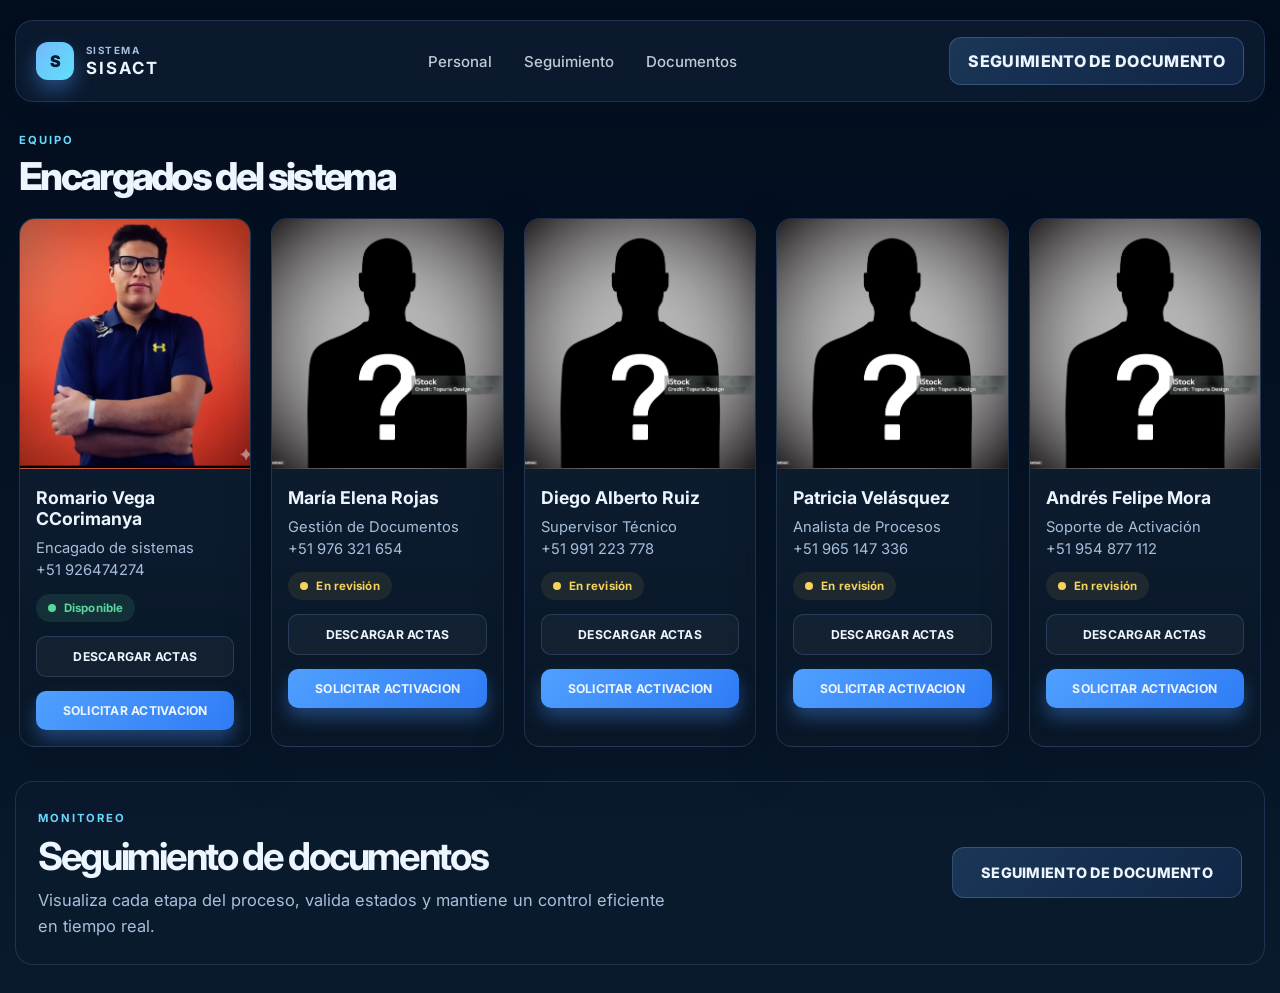
<file: index.html>
<!DOCTYPE html>
<html lang="es">
  <head>
    <meta charset="UTF-8" />
    <meta name="viewport" content="width=device-width, initial-scale=1.0" />
    <title>Sistema de Activación</title>
    <meta
      name="description"
      content="Sistema de activación - encargados del sistema"
    />
    <link rel="preconnect" href="https://fonts.googleapis.com" />
    <link rel="preconnect" href="https://fonts.gstatic.com" crossorigin />
    <link
      href="https://fonts.googleapis.com/css2?family=Inter:wght@400;500;600;700;800;900&display=swap"
      rel="stylesheet"
    />
    <link rel="stylesheet" href="styles.css" />
  </head>
  <body>
    <div class="page-shell">
      <header class="topbar">
        <div class="brand-wrap">
          <div class="brand-mark">S</div>
          <div class="brand-text">
            <span class="brand-tag">SISTEMA</span>
            <span class="brand-name">SISACT</span>
          </div>
        </div>

        <nav class="nav" aria-label="Navegación principal">
          <a href="#">Personal</a>
          <a href="#">Seguimiento</a>
          <a href="#">Documentos</a>
        </nav>

        <a href="seguimiento-documento.html" class="top-btn">SEGUIMIENTO DE DOCUMENTO</a>
      </header>

      <main>
        <section class="team-section" aria-labelledby="encargados-title">
          <div class="section-head">
            <span class="mini-label">EQUIPO</span>
            <h1 id="encargados-title">Encargados del sistema</h1>
          </div>

          <div class="team-grid">
            <article class="member-card">
              <div class="member-photo" style="background-image: url('fotos/vega.jpeg');"></div>
              <div class="member-info">
                <h2>Romario Vega CCorimanya</h2>
                <p class="cargo">Encagado de sistemas</p>
                <p class="telefono">+51 926474274</p>
                <span class="status active">Disponible</span>
                <a href="https://drive.google.com/file/d/1O8NA0SlJxJfT9l55McEWZdNe77Po5O2T/view?usp=sharing" class="action-btn">DESCARGAR ACTAS</a>
                <a href="https://docs.google.com/forms/d/e/1FAIpQLSdeTUWTr3rfYnifHatdDZqqKbHXDGZITdnre-whIbpIdOtX5w/viewform" class="action-btn primary-btn">SOLICITAR ACTIVACION</a>
              </div>
            </article>

            <article class="member-card">
                <div class="member-photo" style="background-image: url('fotos/none.jpg');"></div>
                <div class="member-info">
                <h2>María Elena Rojas</h2>
                <p class="cargo">Gestión de Documentos</p>
                <p class="telefono">+51 976 321 654</p>
                <span class="status pending">En revisión</span>
                <a href="descargar-actas.html" class="action-btn">DESCARGAR ACTAS</a>
                <a href="solicitar-activacion.html" class="action-btn primary-btn">SOLICITAR ACTIVACION</a>
              </div>
            </article>

            <article class="member-card">
                <div class="member-photo" style="background-image: url('fotos/none.jpg');"></div>
                <div class="member-info">
                <h2>Diego Alberto Ruiz</h2>
                <p class="cargo">Supervisor Técnico</p>
                <p class="telefono">+51 991 223 778</p>
                <span class="status pending">En revisión</span>
                <a href="descargar-actas.html" class="action-btn">DESCARGAR ACTAS</a>
                <a href="solicitar-activacion.html" class="action-btn primary-btn">SOLICITAR ACTIVACION</a>
              </div>
            </article>

            <article class="member-card">
              <div class="member-photo" style="background-image: url('fotos/none.jpg');"></div>
              <div class="member-info">
                <h2>Patricia Velásquez</h2>
                <p class="cargo">Analista de Procesos</p>
                <p class="telefono">+51 965 147 336</p>
                <span class="status pending">En revisión</span>
                <a href="descargar-actas.html" class="action-btn">DESCARGAR ACTAS</a>
                <a href="solicitar-activacion.html" class="action-btn primary-btn">SOLICITAR ACTIVACION</a>
              </div>
            </article>

            <article class="member-card">
              <div class="member-photo" style="background-image: url('fotos/none.jpg');"></div>
              <div class="member-info">
                <h2>Andrés Felipe Mora</h2>
                <p class="cargo">Soporte de Activación</p>
                <p class="telefono">+51 954 877 112</p>
                <span class="status pending">En revisión</span>
                <a href="descargar-actas.html" class="action-btn">DESCARGAR ACTAS</a>
                <a href="solicitar-activacion.html" class="action-btn primary-btn">SOLICITAR ACTIVACION</a>
              </div>
            </article>
          </div>
        </section>

        <section class="monitoring" aria-labelledby="monitoring-title">
          <div class="monitoring-text">
            <span class="mini-label">MONITOREO</span>
            <h3 id="monitoring-title">Seguimiento de documentos</h3>
            <p>Visualiza cada etapa del proceso, valida estados y mantiene un control eficiente en tiempo real.</p>
          </div>
          <a href="seguimiento-documento.html" class="top-btn large-btn">SEGUIMIENTO DE DOCUMENTO</a>
        </section>
      </main>
    </div>
  </body>
</html>
</file>
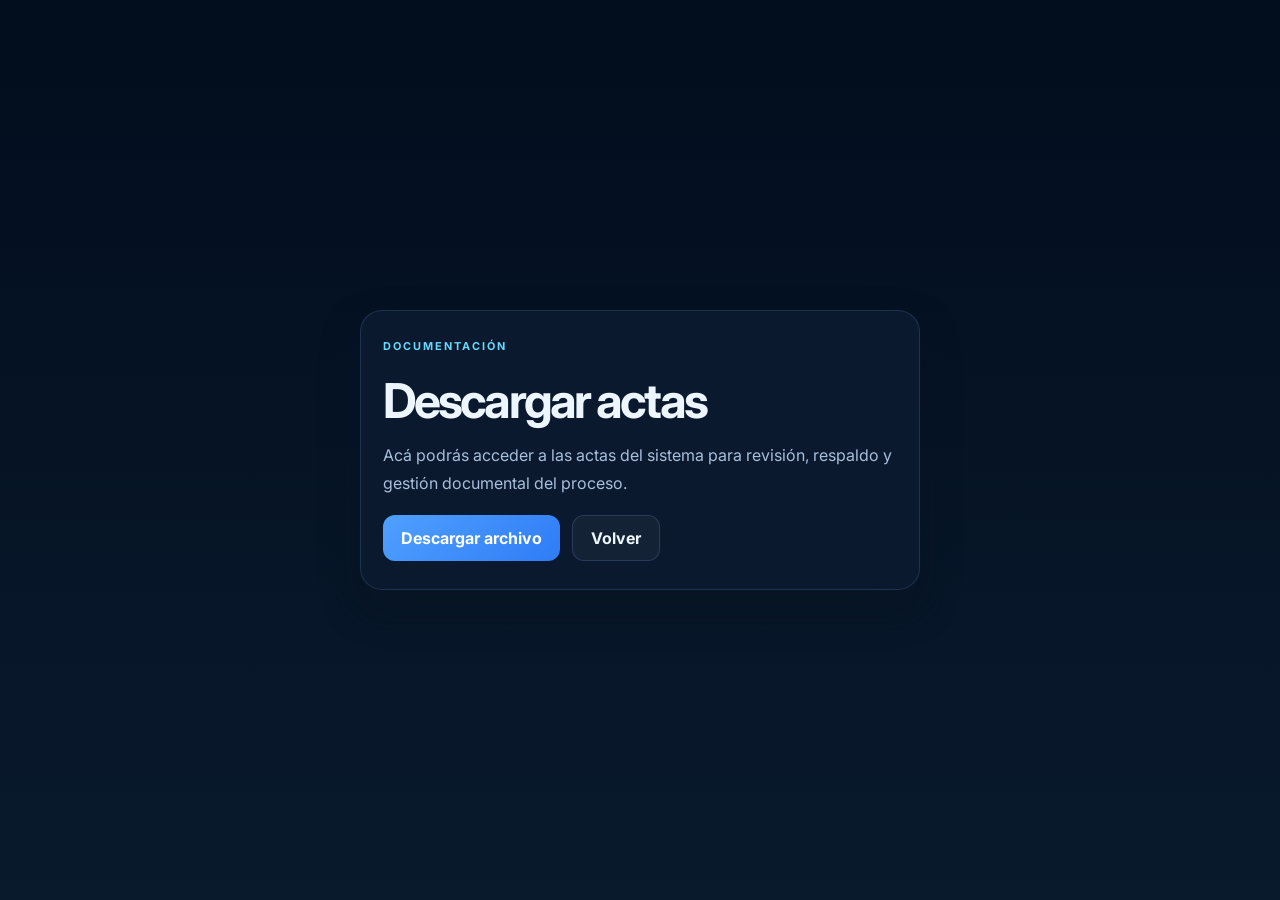
<file: descargar-actas.html>
<!DOCTYPE html>
<html lang="es">
  <head>
    <meta charset="UTF-8" />
    <meta name="viewport" content="width=device-width, initial-scale=1.0" />
    <title>Descargar actas</title>
    <link rel="preconnect" href="https://fonts.googleapis.com" />
    <link rel="preconnect" href="https://fonts.gstatic.com" crossorigin />
    <link href="https://fonts.googleapis.com/css2?family=Inter:wght@400;500;600;700;800;900&display=swap" rel="stylesheet" />
    <style>
      :root {
        --bg-dark: #071a2e;
        --bg-mid: #0d2340;
        --panel: #0f273f;
        --line: rgba(146, 180, 255, 0.16);
        --blue: #4fa0ff;
        --blue-2: #67d9ff;
        --text: #edf5ff;
        --muted: #a7bfdc;
      }
      * { box-sizing: border-box; }
      body {
        margin: 0;
        min-height: 100vh;
        font-family: 'Inter', sans-serif;
        background: linear-gradient(180deg, #020d1d 0%, #091a2d 100%);
        color: var(--text);
        display: grid;
        place-items: center;
        padding: 20px;
      }
      .card {
        max-width: 560px;
        width: 100%;
        background: rgba(11, 27, 46, 0.96);
        border: 1px solid var(--line);
        border-radius: 22px;
        padding: 28px 22px;
        box-shadow: 0 18px 38px rgba(8, 18, 31, 0.48);
      }
      .eyebrow {
        color: var(--blue-2);
        text-transform: uppercase;
        letter-spacing: 0.18em;
        font-size: 0.68rem;
        font-weight: 700;
      }
      h1 {
        margin: 18px 0 12px;
        font-size: clamp(2rem, 5vw, 3rem);
        letter-spacing: -0.06em;
      }
      p {
        margin: 0 0 18px;
        color: var(--muted);
        line-height: 1.7;
      }
      .actions {
        display: flex;
        gap: 12px;
        flex-wrap: wrap;
      }
      .btn {
        text-decoration: none;
        display: inline-flex;
        align-items: center;
        justify-content: center;
        padding: 12px 18px;
        border-radius: 12px;
        font-weight: 700;
      }
      .btn.primary {
        background: linear-gradient(135deg, var(--blue), #2f7cf6);
        color: white;
      }
      .btn.secondary {
        background: rgba(255,255,255,0.04);
        color: var(--text);
        border: 1px solid rgba(149, 182, 255, 0.18);
      }
      @media (max-width: 640px) {
        .card { padding: 22px 16px; }
        .actions { flex-direction: column; }
        .btn { width: 100%; }
      }
    </style>
  </head>
  <body>
    <div class="card">
      <div class="eyebrow">Documentación</div>
      <h1>Descargar actas</h1>
      <p>Acá podrás acceder a las actas del sistema para revisión, respaldo y gestión documental del proceso.</p>
      <div class="actions">
        <a class="btn primary" href="#">Descargar archivo</a>
        <a class="btn secondary" href="index.html">Volver</a>
      </div>
    </div>
  </body>
</html>
</file>
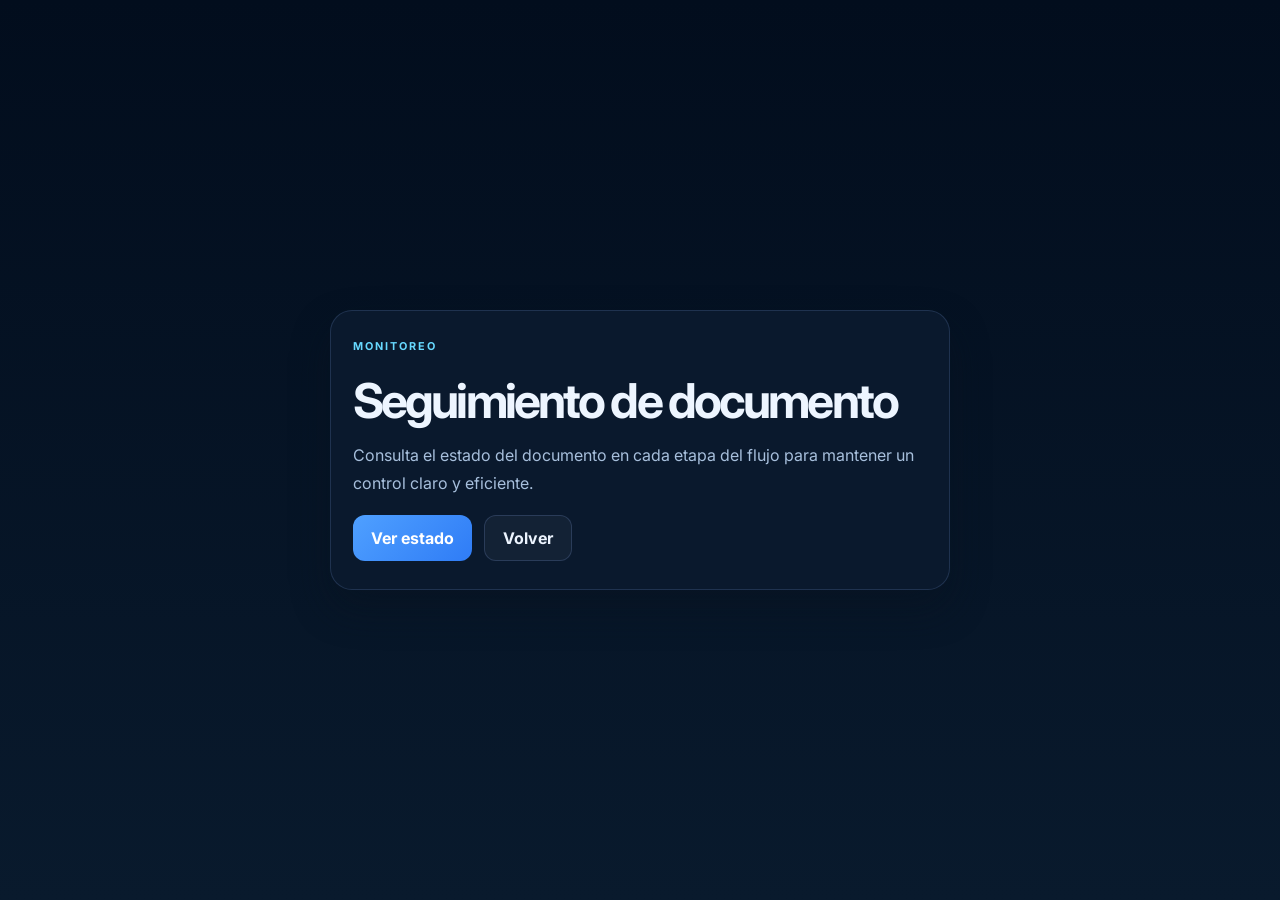
<file: seguimiento-documento.html>
<!DOCTYPE html>
<html lang="es">
  <head>
    <meta charset="UTF-8" />
    <meta name="viewport" content="width=device-width, initial-scale=1.0" />
    <title>Seguimiento de documento</title>
    <link rel="preconnect" href="https://fonts.googleapis.com" />
    <link rel="preconnect" href="https://fonts.gstatic.com" crossorigin />
    <link href="https://fonts.googleapis.com/css2?family=Inter:wght@400;500;600;700;800;900&display=swap" rel="stylesheet" />
    <style>
      :root {
        --bg-dark: #071a2e;
        --bg-mid: #0d2340;
        --panel: #0f273f;
        --line: rgba(146, 180, 255, 0.16);
        --blue: #4fa0ff;
        --blue-2: #67d9ff;
        --text: #edf5ff;
        --muted: #a7bfdc;
      }
      * { box-sizing: border-box; }
      body {
        margin: 0;
        min-height: 100vh;
        font-family: 'Inter', sans-serif;
        background: linear-gradient(180deg, #020d1d 0%, #091a2d 100%);
        color: var(--text);
        display: grid;
        place-items: center;
        padding: 20px;
      }
      .card {
        max-width: 620px;
        width: 100%;
        background: rgba(11, 27, 46, 0.96);
        border: 1px solid var(--line);
        border-radius: 22px;
        padding: 28px 22px;
        box-shadow: 0 18px 38px rgba(8, 18, 31, 0.48);
      }
      .eyebrow {
        color: var(--blue-2);
        text-transform: uppercase;
        letter-spacing: 0.18em;
        font-size: 0.68rem;
        font-weight: 700;
      }
      h1 {
        margin: 18px 0 12px;
        font-size: clamp(2rem, 5vw, 3rem);
        letter-spacing: -0.06em;
      }
      p {
        margin: 0 0 18px;
        color: var(--muted);
        line-height: 1.7;
      }
      .actions {
        display: flex;
        gap: 12px;
        flex-wrap: wrap;
      }
      .btn {
        text-decoration: none;
        display: inline-flex;
        align-items: center;
        justify-content: center;
        padding: 12px 18px;
        border-radius: 12px;
        font-weight: 700;
      }
      .btn.primary {
        background: linear-gradient(135deg, var(--blue), #2f7cf6);
        color: white;
      }
      .btn.secondary {
        background: rgba(255,255,255,0.04);
        color: var(--text);
        border: 1px solid rgba(149, 182, 255, 0.18);
      }
      @media (max-width: 640px) {
        .card { padding: 22px 16px; }
        .actions { flex-direction: column; }
        .btn { width: 100%; }
      }
    </style>
  </head>
  <body>
    <div class="card">
      <div class="eyebrow">Monitoreo</div>
      <h1>Seguimiento de documento</h1>
      <p>Consulta el estado del documento en cada etapa del flujo para mantener un control claro y eficiente.</p>
      <div class="actions">
        <a class="btn primary" href="#">Ver estado</a>
        <a class="btn secondary" href="index.html">Volver</a>
      </div>
    </div>
  </body>
</html>
</file>
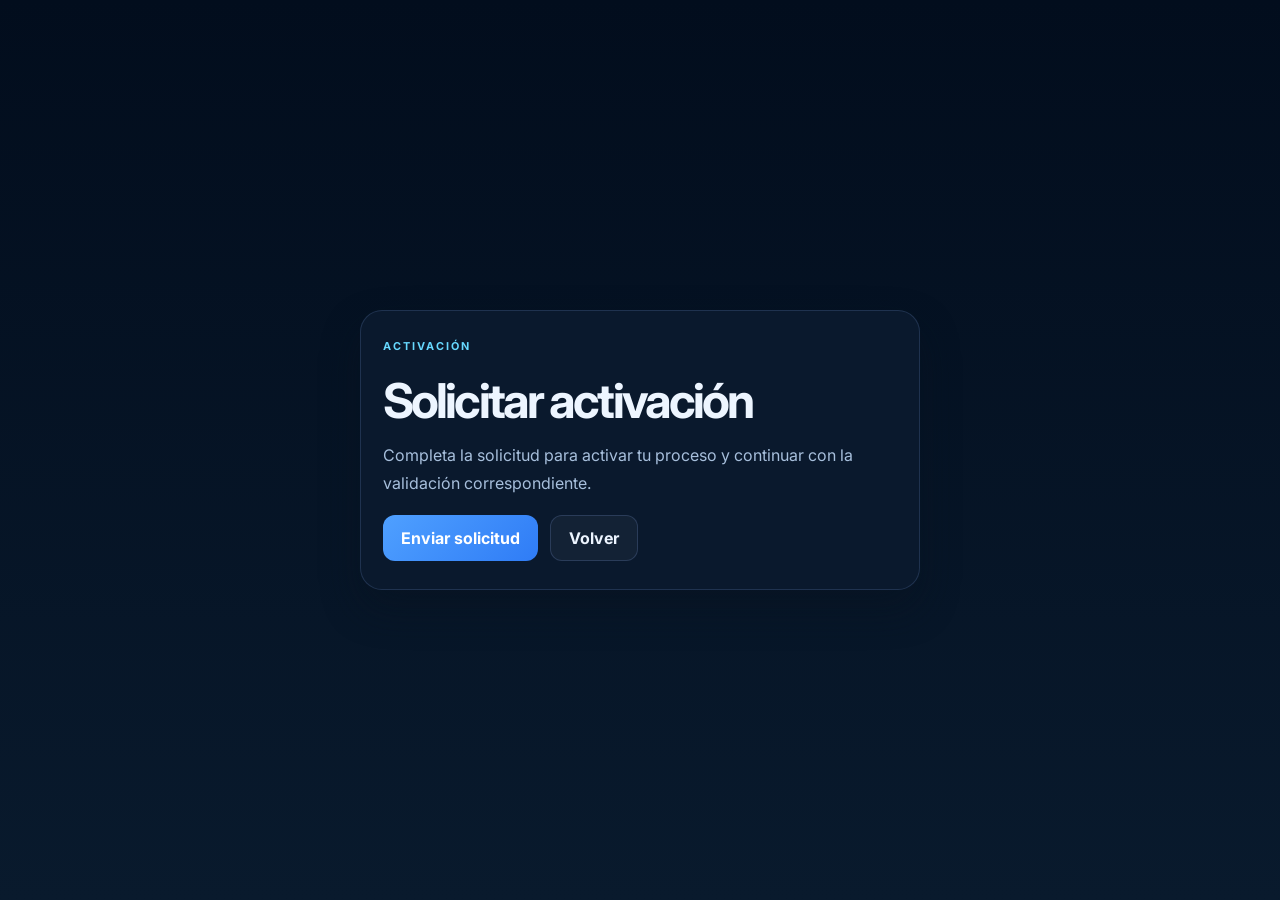
<file: solicitar-activacion.html>
<!DOCTYPE html>
<html lang="es">
  <head>
    <meta charset="UTF-8" />
    <meta name="viewport" content="width=device-width, initial-scale=1.0" />
    <title>Solicitar activación</title>
    <link rel="preconnect" href="https://fonts.googleapis.com" />
    <link rel="preconnect" href="https://fonts.gstatic.com" crossorigin />
    <link href="https://fonts.googleapis.com/css2?family=Inter:wght@400;500;600;700;800;900&display=swap" rel="stylesheet" />
    <style>
      :root {
        --bg-dark: #071a2e;
        --bg-mid: #0d2340;
        --panel: #0f273f;
        --line: rgba(146, 180, 255, 0.16);
        --blue: #4fa0ff;
        --blue-2: #67d9ff;
        --text: #edf5ff;
        --muted: #a7bfdc;
      }
      * { box-sizing: border-box; }
      body {
        margin: 0;
        min-height: 100vh;
        font-family: 'Inter', sans-serif;
        background: linear-gradient(180deg, #020d1d 0%, #091a2d 100%);
        color: var(--text);
        display: grid;
        place-items: center;
        padding: 20px;
      }
      .card {
        max-width: 560px;
        width: 100%;
        background: rgba(11, 27, 46, 0.96);
        border: 1px solid var(--line);
        border-radius: 22px;
        padding: 28px 22px;
        box-shadow: 0 18px 38px rgba(8, 18, 31, 0.48);
      }
      .eyebrow {
        color: var(--blue-2);
        text-transform: uppercase;
        letter-spacing: 0.18em;
        font-size: 0.68rem;
        font-weight: 700;
      }
      h1 {
        margin: 18px 0 12px;
        font-size: clamp(2rem, 5vw, 3rem);
        letter-spacing: -0.06em;
      }
      p {
        margin: 0 0 18px;
        color: var(--muted);
        line-height: 1.7;
      }
      .actions {
        display: flex;
        gap: 12px;
        flex-wrap: wrap;
      }
      .btn {
        text-decoration: none;
        display: inline-flex;
        align-items: center;
        justify-content: center;
        padding: 12px 18px;
        border-radius: 12px;
        font-weight: 700;
      }
      .btn.primary {
        background: linear-gradient(135deg, var(--blue), #2f7cf6);
        color: white;
      }
      .btn.secondary {
        background: rgba(255,255,255,0.04);
        color: var(--text);
        border: 1px solid rgba(149, 182, 255, 0.18);
      }
      @media (max-width: 640px) {
        .card { padding: 22px 16px; }
        .actions { flex-direction: column; }
        .btn { width: 100%; }
      }
    </style>
  </head>
  <body>
    <div class="card">
      <div class="eyebrow">Activación</div>
      <h1>Solicitar activación</h1>
      <p>Completa la solicitud para activar tu proceso y continuar con la validación correspondiente.</p>
      <div class="actions">
        <a class="btn primary" href="#">Enviar solicitud</a>
        <a class="btn secondary" href="index.html">Volver</a>
      </div>
    </div>
  </body>
</html>
</file>
<file: styles.css>
:root {
  --bg-dark: #071a2e;
  --bg-mid: #0d2340;
  --panel: #0f273f;
  --panel-2: #0d1f34;
  --line: rgba(146, 180, 255, 0.16);
  --blue: #3f9bff;
  --blue-2: #68d6ff;
  --text: #edf5ff;
  --muted: #a7bfdc;
  --success: #57d79d;
  --warning: #f5d35c;
  --shadow: 0 18px 40px rgba(7, 18, 35, 0.6);
}

* {
  box-sizing: border-box;
  margin: 0;
  padding: 0;
}

html {
  scroll-behavior: smooth;
}

body {
  margin: 0;
  font-family: 'Inter', sans-serif;
  background: linear-gradient(180deg, #020d1d 0%, #091a2d 100%);
  color: var(--text);
}

button, a {
  font: inherit;
  border: none;
  cursor: pointer;
}

img {
  max-width: 100%;
  display: block;
}

.page-shell {
  width: min(1250px, calc(100% - 24px));
  margin: 20px auto 28px;
}

.topbar {
  display: flex;
  align-items: center;
  justify-content: space-between;
  gap: 18px;
  background: rgba(11, 27, 46, 0.96);
  border: 1px solid var(--line);
  border-radius: 18px;
  padding: 16px 20px;
  box-shadow: 0 8px 18px rgba(10, 20, 38, 0.3);
}

.brand-wrap {
  display: flex;
  align-items: center;
  gap: 12px;
  min-width: 180px;
}

.brand-mark {
  width: 38px;
  height: 38px;
  border-radius: 12px;
  background: linear-gradient(135deg, #73b9ff 0%, #5fe0f8 100%);
  color: #05182d;
  font-weight: 900;
  display: grid;
  place-items: center;
  box-shadow: 0 10px 20px rgba(83, 153, 255, 0.4);
}

.brand-text {
  display: flex;
  flex-direction: column;
  gap: 2px;
}

.brand-tag {
  color: var(--muted);
  font-size: 0.62rem;
  letter-spacing: 0.15em;
  font-weight: 700;
}

.brand-name {
  font-size: 1.05rem;
  letter-spacing: 0.12em;
  font-weight: 700;
}

.nav {
  display: flex;
  align-items: center;
  justify-content: center;
  gap: 32px;
  flex: 1;
}

.nav a {
  color: rgba(237, 245, 255, 0.8);
  text-decoration: none;
  font-size: 0.94rem;
  font-weight: 500;
}

.top-btn {
  display: inline-flex;
  align-items: center;
  justify-content: center;
  text-decoration: none;
  background: linear-gradient(135deg, rgba(92, 170, 255, 0.2), rgba(75, 130, 255, 0.12));
  color: var(--text);
  border: 1px solid rgba(141, 194, 255, 0.24);
  border-radius: 12px;
  padding: 13px 18px;
  font-weight: 800;
  letter-spacing: 0.02em;
  white-space: nowrap;
  transition: transform 0.2s ease, box-shadow 0.2s ease;
}

.top-btn:hover,
.action-btn:hover {
  transform: translateY(-1px);
  box-shadow: 0 10px 20px rgba(70, 136, 255, 0.2);
}

.team-section {
  margin-top: 26px;
  padding: 0 4px;
}

.section-head {
  margin-bottom: 22px;
}

.mini-label {
  display: inline-block;
  color: #69d8ff;
  font-size: 0.7rem;
  font-weight: 700;
  letter-spacing: 0.18em;
  text-transform: uppercase;
  margin-bottom: 10px;
}

.section-head h1 {
  font-size: clamp(2.1rem, 3vw, 4rem);
  line-height: 1.02;
  letter-spacing: -0.07em;
  font-weight: 800;
}

.team-grid {
  display: grid;
  grid-template-columns: repeat(5, minmax(0, 1fr));
  gap: 20px;
}

.member-card {
  background: linear-gradient(180deg, rgba(15, 34, 54, 0.98), rgba(9, 23, 39, 0.96));
  border: 1px solid var(--line);
  border-radius: 16px;
  overflow: hidden;
  box-shadow: var(--shadow);
}

.member-photo {
  height: 250px;
  background-size: cover;
  background-position: center;
  border-bottom: 1px solid rgba(255, 255, 255, 0.06);
}

.member-info {
  padding: 18px 16px 16px;
}

.member-info h2 {
  font-size: 1.1rem;
  line-height: 1.2;
  margin-bottom: 8px;
  font-weight: 700;
}

.cargo,
.telefono {
  color: var(--muted);
  font-size: 0.92rem;
  line-height: 1.5;
}

.status {
  margin-top: 12px;
  display: inline-flex;
  align-items: center;
  justify-content: center;
  padding: 7px 12px;
  border-radius: 999px;
  font-size: 0.72rem;
  font-weight: 700;
  letter-spacing: 0.01em;
}

.status::before {
  content: "";
  display: inline-block;
  width: 8px;
  height: 8px;
  border-radius: 50%;
  background: currentColor;
  margin-right: 8px;
}

.status.active {
  color: var(--success);
  background: rgba(87, 215, 157, 0.12);
}

.status.pending {
  color: var(--warning);
  background: rgba(245, 211, 92, 0.08);
}

.action-btn {
  width: 100%;
  display: inline-flex;
  align-items: center;
  justify-content: center;
  text-decoration: none;
  border-radius: 10px;
  padding: 12px 10px;
  margin-top: 14px;
  background: rgba(255, 255, 255, 0.04);
  border: 1px solid rgba(149, 182, 255, 0.18);
  color: var(--text);
  font-weight: 700;
  letter-spacing: 0.02em;
  font-size: 0.76rem;
  transition: transform 0.2s ease, box-shadow 0.2s ease;
}

.primary-btn {
  text-decoration: none;
  background: linear-gradient(135deg, #4fa0ff 0%, #2f7cf6 100%);
  border: none;
  box-shadow: 0 10px 18px rgba(71, 147, 255, 0.36);
}

.monitoring {
  margin-top: 34px;
  background: rgba(11, 27, 46, 0.96);
  border: 1px solid var(--line);
  border-radius: 18px;
  padding: 24px 22px;
  display: flex;
  align-items: center;
  justify-content: space-between;
  gap: 20px;
}

.monitoring-text h3 {
  font-size: clamp(2rem, 3vw, 3rem);
  letter-spacing: -0.06em;
  line-height: 1.1;
  margin-bottom: 10px;
}

.monitoring-text p {
  max-width: 650px;
  color: var(--muted);
  line-height: 1.6;
  font-size: 1.03rem;
}

.large-btn {
  min-width: 290px;
  padding: 16px 18px;
  font-size: 0.9rem;
  letter-spacing: 0.02em;
}

@media (max-width: 1200px) {
  .team-grid {
    grid-template-columns: repeat(3, minmax(0, 1fr));
  }
}

@media (max-width: 900px) {
  .nav {
    display: none;
  }

  .topbar {
    justify-content: space-between;
  }

  .monitoring {
    flex-direction: column;
    align-items: flex-start;
  }

  .large-btn {
    width: 100%;
  }
}

@media (max-width: 640px) {
  .page-shell {
    width: min(100% - 14px, 100%);
    margin-top: 10px;
  }

  .topbar {
    gap: 10px;
    padding: 12px 14px;
    border-radius: 14px;
  }

  .brand-wrap {
    min-width: unset;
  }

  .brand-mark {
    width: 32px;
    height: 32px;
    font-size: 0.9rem;
    border-radius: 10px;
  }

  .brand-name {
    font-size: 0.9rem;
    letter-spacing: 0.08em;
  }

  .top-btn {
    width: 100%;
    padding: 11px 12px;
    font-size: 0.8rem;
  }

  .team-grid {
    grid-template-columns: 1fr;
    gap: 16px;
  }

  .member-photo {
    height: 260px;
  }

  .member-info {
    padding: 16px 14px 14px;
  }

  .member-info h2 {
    font-size: 1.05rem;
  }

  .monitoring {
    padding: 18px 14px;
    border-radius: 14px;
  }

  .monitoring-text h3 {
    font-size: 2rem;
  }

  .monitoring-text p {
    font-size: 0.95rem;
  }
}
</file>
